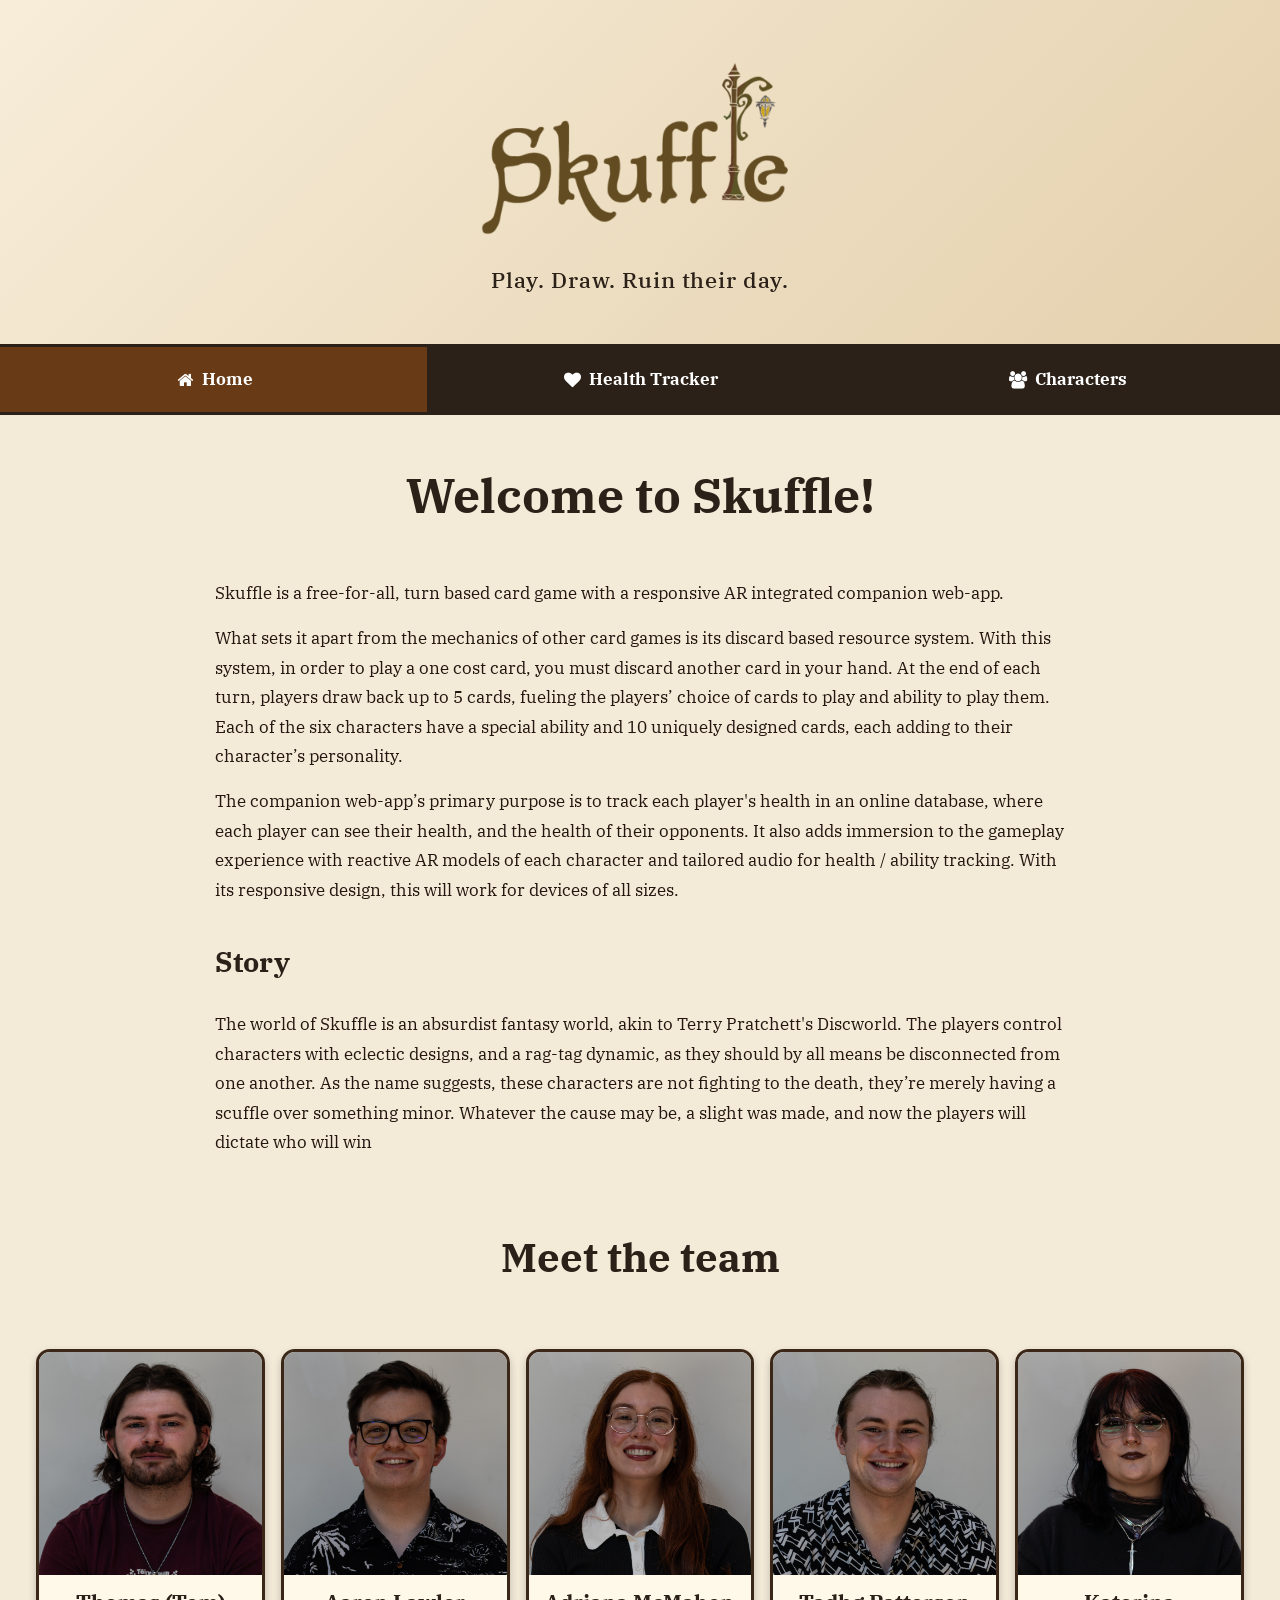
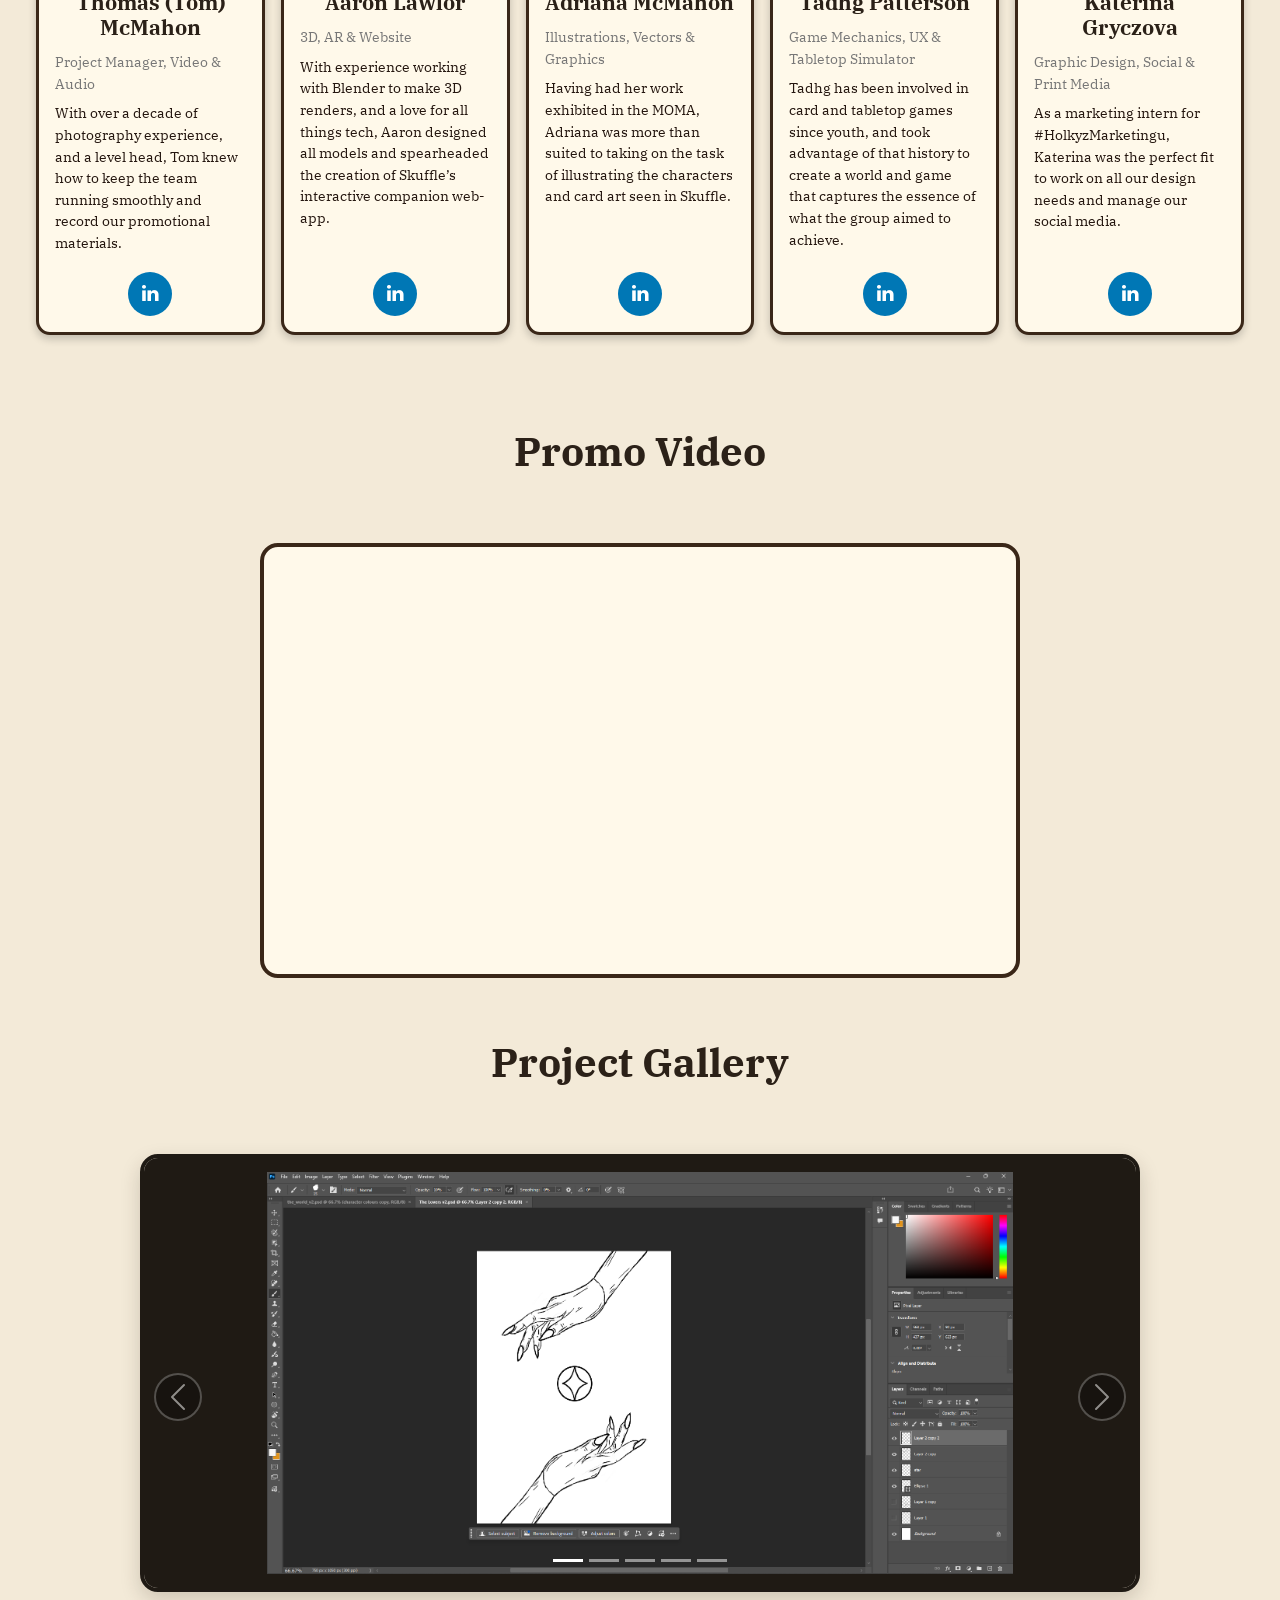
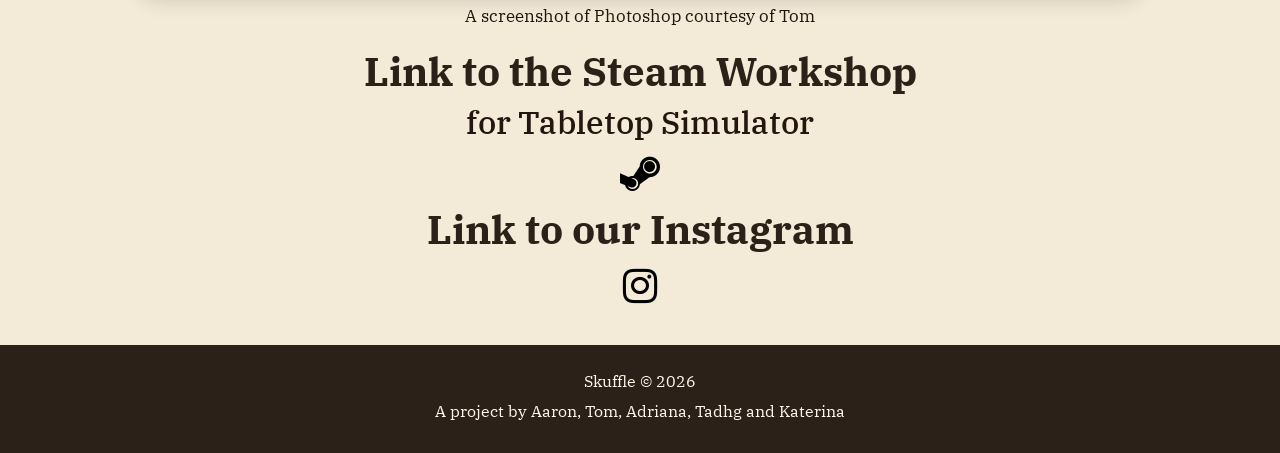
<file: index.html>
<!doctype html>
<html lang="en">
  <head>
    <!-- Basic page setup and mobile responsiveness -->
    <meta charset="UTF-8" />
    <meta name="viewport" content="width=device-width, initial-scale=1.0" />
    <meta
      name="description"
      content="Skuffle is a chaotic PvP card game with AR integration and unique discard-based mechanics." />

    <title>Skuffle</title>

    <!-- Bootstrap CSS and JavaScript for layout, responsiveness, and carousel functionality -->
    <link
      href="https://cdn.jsdelivr.net/npm/bootstrap@5.3.3/dist/css/bootstrap.min.css"
      rel="stylesheet" />
    <script src="https://cdn.jsdelivr.net/npm/bootstrap@5.3.3/dist/js/bootstrap.bundle.min.js"></script>

    <!-- Google Font used for the site -->
    <link
      href="https://fonts.googleapis.com/css2?family=IBM+Plex+Serif:ital,wght@0,100;0,200;0,300;0,400;0,500;0,600;0,700;1,100;1,200;1,300;1,400;1,500;1,600;1,700&display=swap"
      rel="stylesheet" />

    <!-- Font Awesome icons used in the navigation and LinkedIn buttons -->
    <link
      rel="stylesheet"
      href="https://cdnjs.cloudflare.com/ajax/libs/font-awesome/4.7.0/css/font-awesome.min.css" />

    <!-- Main custom stylesheet -->
    <link rel="stylesheet" href="style.css" />

    <!-- Favicon and app icons -->
    <link
      rel="apple-touch-icon"
      sizes="180x180"
      href="/favicon/apple-touch-icon.png" />
    <link
      rel="icon"
      type="image/png"
      sizes="32x32"
      href="/favicon/favicon-32x32.png" />
    <link
      rel="icon"
      type="image/png"
      sizes="16x16"
      href="/favicon/favicon-16x16.png" />
    <link rel="manifest" href="/site.webmanifest" />

    <!-- This makes every link open in a new tab -->
    <base target="_blank" />
  </head>

  <body>
    <!-- Header section containing the Skuffle logo and tagline -->
    <header class="py-5 header-bg text-black">
      <div class="container d-flex flex-column align-items-center text-center">
        <img
          src="img/LogoLowRes.png"
          alt="Skuffle logo"
          class="header-logo mb-3" />
        <p class="mb-0">Play. Draw. Ruin their day.</p>
      </div>
    </header>

    <!-- Main navigation bar linking to the key pages of the site -->
    <div class="navbar">
      <a class="active" href="index.html" target="_self"
        ><i class="fa fa-fw fa-home"></i><span class="nav-text"> Home</span></a
      >
      <a href="tracker.html" target="_self"
        ><i class="fa fa-fw fa-heart"></i
        ><span class="nav-text"> Health Tracker</span></a
      >
      <a href="characters.html" target="_self"
        ><i class="fa fa-fw fa-users"></i
        ><span class="nav-text"> Characters</span></a
      >
    </div>

    <!-- Main page content wrapper -->
    <div class="padd">
      <br />
      <h1 class="tracker-title">Welcome to Skuffle!</h1>
      <br />

      <p>
        Skuffle is a free-for-all, turn based card game with a responsive
        AR integrated companion web-app.
      </p>
      <p>
        What sets it apart from the mechanics of other card games is its discard
        based resource system. With this system, in order to play a one cost
        card, you must discard another card in your hand. At the end of each
        turn, players draw back up to 5 cards, fueling the players’ choice of
        cards to play and ability to play them. Each of the six characters have
        a special ability and 10 uniquely designed cards, each adding to their
        character’s personality.
      </p>
      <p>
        The companion web-app’s primary purpose is to track each player's health
        in an online database, where each player can see their health, and the
        health of their opponents. It also adds immersion to the gameplay
        experience with reactive AR models of each character and tailored audio
        for health / ability tracking. With its responsive design, this will
        work for devices of all sizes.
      </p>
      <br />
      <h3>Story</h3>
      <br />

      <p>
        The world of Skuffle is an absurdist fantasy world, akin to Terry
        Pratchett's Discworld. The players control characters with eclectic
        designs, and a rag-tag dynamic, as they should by all means be
        disconnected from one another. As the name suggests, these characters
        are not fighting to the death, they’re merely having a scuffle over
        something minor. Whatever the cause may be, a slight was made, and now
        the players will dictate who will win
      </p>

      <div class="spacer_box"></div>

      <!-- Meet the team section -->
      <h1 style="text-align: center">Meet the team</h1>

      <div class="spacer_box"></div>

      <div class="team-grid">
        <div class="cardteam">
          <img src="img/TomHeadshotTom.jpg" alt="Photo of Tom, taken by Tom" />
          <div class="containerteam">
            <h2>Thomas (Tom) McMahon</h2>
            <p class="titleteam">Project Manager, Video & Audio</p>
            <p class="team-description">
              With over a decade of photography experience, and a level head,
              Tom knew how to keep the team running smoothly and record our
              promotional materials.
            </p>
            <div class="button-wrapper">
              <a
                href="https://www.linkedin.com/in/thomas-mcmahon-54738535b/"
                class="buttonteam"
                target="_blank"
                rel="noopener noreferrer"
                ><i class="fa fa-linkedin"></i
              ></a>
            </div>
          </div>
        </div>

        <div class="cardteam">
          <img
            src="img/AaronHeadshotTom.jpg"
            alt="Photo of Aaron, taken by Tom" />
          <div class="containerteam">
            <h2>Aaron Lawlor</h2>
            <p class="titleteam">3D, AR & Website</p>
            <p class="team-description">
              With experience working with Blender to make 3D renders, and a
              love for all things tech, Aaron designed all models and
              spearheaded the creation of Skuffle’s interactive companion
              web-app.
            </p>
            <div class="button-wrapper">
              <a
                href="https://www.linkedin.com/in/aaronlawlor/"
                class="buttonteam"
                target="_blank"
                rel="noopener noreferrer"
                ><i class="fa fa-linkedin"></i
              ></a>
            </div>
          </div>
        </div>

        <div class="cardteam">
          <img
            src="img/AdrianaHeadshotTom.jpg"
            alt="Photo of Adriana, taken by Tom" />
          <div class="containerteam">
            <h2>Adriana McMahon</h2>
            <p class="titleteam">Illustrations, Vectors & Graphics</p>
            <p class="team-description">
              Having had her work exhibited in the MOMA, Adriana was more than
              suited to taking on the task of illustrating the characters and
              card art seen in Skuffle.
            </p>
            <div class="button-wrapper">
              <a
                href="https://www.linkedin.com/in/adriana-mcmahon-b2a321309/"
                class="buttonteam"
                target="_blank"
                rel="noopener noreferrer"
                ><i class="fa fa-linkedin"></i
              ></a>
            </div>
          </div>
        </div>

        <div class="cardteam">
          <img
            src="img/TadhgHeadshotTom.jpg"
            alt="Photo of Tadhg, taken by Tom" />
          <div class="containerteam">
            <h2>Tadhg Patterson</h2>
            <p class="titleteam">Game Mechanics, UX & Tabletop Simulator</p>
            <p class="team-description">
              Tadhg has been involved in card and tabletop games since youth,
              and took advantage of that history to create a world and game that
              captures the essence of what the group aimed to achieve.
            </p>
            <div class="button-wrapper">
              <a
                href="https://www.linkedin.com/in/tadhg-patterson/"
                class="buttonteam"
                target="_blank"
                rel="noopener noreferrer"
                ><i class="fa fa-linkedin"></i
              ></a>
            </div>
          </div>
        </div>

        <div class="cardteam">
          <img
            src="img/KaterinaHeadshotTom.jpg"
            alt="Photo of Katerina, taken by Tom" />
          <div class="containerteam">
            <h2>Katerina Gryczova</h2>
            <p class="titleteam">Graphic Design, Social & Print Media</p>
            <p class="team-description">
              As a marketing intern for #HolkyzMarketingu, Katerina was the
              perfect fit to work on all our design needs and manage our social
              media.
            </p>
            <div class="button-wrapper">
              <a
                href="https://www.linkedin.com/in/katerinagryczova/"
                class="buttonteam"
                target="_blank"
                rel="noopener noreferrer"
                ><i class="fa fa-linkedin"></i
              ></a>
            </div>
          </div>
        </div>
      </div>
      <div class="spacer_box"></div>
      <h1 style="text-align: center">Promo Video</h1>
      <div class="spacer_box"></div>
      <div class="video-wrapper">
        <iframe
          width="560"
          height="315"
          src="https://www.youtube.com/embed/u8B0Y6fZVw0?si=rB5fJbV__n7fFf4j"
          title="YouTube video player"
          frameborder="0"
          allow="
            accelerometer;
            autoplay;
            clipboard-write;
            encrypted-media;
            gyroscope;
            picture-in-picture;
            web-share;
          "
          referrerpolicy="strict-origin-when-cross-origin"
          allowfullscreen>
        </iframe>
      </div>
      <div class="spacer_box"></div>
      <h1 style="text-align: center">Project Gallery</h1>
      <div class="spacer_box"></div>

      <div id="demo" class="carousel slide" data-bs-ride="carousel">
        <div class="carousel-indicators">
          <button
            type="button"
            data-bs-target="#demo"
            data-bs-slide-to="0"
            class="active"></button>
          <button
            type="button"
            data-bs-target="#demo"
            data-bs-slide-to="1"></button>
          <button
            type="button"
            data-bs-target="#demo"
            data-bs-slide-to="2"></button>
          <button
            type="button"
            data-bs-target="#demo"
            data-bs-slide-to="3"></button>
          <button
            type="button"
            data-bs-target="#demo"
            data-bs-slide-to="4"></button>
        </div>

        <div class="carousel-inner">
          <div
            class="carousel-item active"
            data-caption="A screenshot of Photoshop courtesy of Tom">
            <img
              src="img/PhotoshopTom.png"
              alt="A screenshot of Photoshop courtesy of Tom"
              class="d-block w-100" />
          </div>
          <div
            class="carousel-item"
            data-caption="A screenshot of Krita, the digital art software used by Adriana">
            <img
              src="img/KritaScreenshot.png"
              alt="A screenshot of Krita, the digital art software used by Adriana"
              class="d-block w-100" />
          </div>
          <div
            class="carousel-item"
            data-caption="A screenshot of the Cowboy Blender model from Aaron">
            <img
              src="img/BlenderCowboy.png"
              alt="A screenshot of the Cowboy Blender model from Aaron"
              class="d-block w-100" />
          </div>
          <div
            class="carousel-item"
            data-caption="A screenshot of Adobe Illustrator with some of Katerinas work">
            <img
              src="img/KaterinaIllustrator.png"
              alt="A screenshot of Adobe Illustrator with some of Katerinas work"
              class="d-block w-100" />
          </div>
          <div
            class="carousel-item"
            data-caption="A screenshot of TableTop Simulator, the digital space for our card game created by Tadhg">
            <img
              src="img/TableTopSim.png"
              alt="A screenshot of TableTop Simulator, the digital space for our card game created by Tadhg"
              class="d-block w-100" />
          </div>
        </div>
        <button
          class="carousel-control-prev"
          type="button"
          data-bs-target="#demo"
          data-bs-slide="prev">
          <span class="carousel-control-prev-icon"></span>
        </button>
        <button
          class="carousel-control-next"
          type="button"
          data-bs-target="#demo"
          data-bs-slide="next">
          <span class="carousel-control-next-icon"></span>
        </button>
      </div>
      <p id="carousel-caption" style="text-align: center; margin-top: 10px">
        A screenshot of Photoshop courtesy of Tom
      </p>

      <h1 style="text-align: center">Link to the Steam Workshop</h1>
      <h2 style="text-align: center">for Tabletop Simulator</h2>
      <h1 style="text-align: center">
        <a
          class="steam-link"
          href="https://steamcommunity.com/sharedfiles/filedetails/?id=3722144191"
          target="_blank"
          rel="noopener noreferrer"
          ><i class="fa fa-steam" aria-hidden="true"></i
        ></a>
      </h1>

      <h1 style="text-align: center">Link to our Instagram</h1>
      <h1 style="text-align: center">
        <a
          class="steam-link"
          href="https://www.instagram.com/skufflegame/"
          target="_blank"
          rel="noopener noreferrer">
          <i class="fa fa-instagram" aria-hidden="true"></i>
        </a>
      </h1>
    </div>

    <div class="footer_block">
      <p class="text-center" id="current_year"></p>
      <p class="text-center">
        A project by Aaron, Tom, Adriana, Tadhg and Katerina
      </p>
    </div>

    <script>
      // Automatically update copyright year
      document.getElementById("current_year").textContent =
        `Skuffle © ${new Date().getFullYear()}`;

      // Gets the Bootstrap carousel and the seperate caption paragraph underneath it
      const carouselEl = document.getElementById("demo");
      const captionEl = document.getElementById("carousel-caption");

      // When carousel moves to a new slide, update caption text using the custom data-caption value from the incoming slide
      carouselEl.addEventListener("slide.bs.carousel", function (e) {
        const incoming = e.relatedTarget;
        captionEl.textContent = incoming.dataset.caption;
      });
    </script>
  </body>
</html>
</file>
<file: style.css>
/* ==============
        ROOT
================= */
/* These are some variables that I call upon often */
:root {
  --page-bg: #f3ead8;
  --panel-bg: #fff9ea;
  --ink: #24160f;
  --muted-ink: #777;
  --dark: #2b2118;
  --accent: #683a16;
  --accent-blue: rgb(4, 175, 188);
  --danger: #dc3545;
  --border-dark: #3a2718;
  --soft-shadow: 0 8px 20px rgba(43, 33, 24, 0.18);
}
/*=====================
      Base & Body
===================== */
*,
*:before,
*:after {
  box-sizing: border-box;
}
/* Main body styling */
body {
  font-family: "IBM Plex Serif", serif;
  max-width: 100%;
  color: var(--ink);
  background-color: var(--page-bg);
  margin: 0;
  padding: 0;
}
button {
  font-family: inherit;
  cursor: pointer;
}
button:disabled {
  opacity: 0.4;
  cursor: not-allowed;
}
/* This sets up the buttons being enabled and disabled */
/*=====================
        Header
===================== */
.header-bg {
  background: linear-gradient(135deg, #f7edd9, #e4d0ad);
}
/* This adds a subtle gradient that just makes the header slightly more interesting, at least that's what I think */
.header-logo {
  max-height: 200px;
  width: auto;
  max-width: 100%;
}
header p {
  font-size: clamp(
    1.1rem,
    2vw,
    1.35rem
  ); /* These are relative sizes, this just helps when it comes to responsiveness*/
  font-weight: 500;
  letter-spacing: 0.04em;
  color: var(--dark);
}
/*=====================
        Navbar 
===================== */
.navbar {
  display: flex;
  width: 100%;
  background-color: var(--dark);
  padding: 0;
  border-top: 3px solid var(--dark);
  border-bottom: 3px solid var(--dark);
  /* Subtle border just to seperate the "buttons" from the rest of the navbar */
}
.navbar a {
  flex: 1;
  color: white;
  text-decoration: none;
  font-size: 17px;
  text-align: center;
  display: flex;
  align-items: center;
  justify-content: center;
  gap: 6px;
  min-height: 65px;
  padding: 0;
  font-weight: 700;
  transition:
    background-color 0.5s ease,
    box-shadow 0.5s ease;
  /* Slight animation to make hovering over a tab feel nicer */
}
.navbar a:hover {
  background-color: #120d09;
}
.navbar a.active {
  background-color: var(--accent);
  color: #fff;
}
/* This gives the active page a different colour, making it obvious what page you're on */
@media screen and (max-width: 500px) {
  .navbar a {
    flex: 1;
    display: flex;
    width: auto;
    padding: 0;
    font-size: 20px;
  }
  .navbar a .nav-text {
    display: none;
  }
}
/* Mobile responsiveness, to change the header to just icons to improve legibility */
/* =====================
  General Page Content
===================== */
.padd {
  padding: 28px 20px;
}
/* This just gives the elements on a page some more breathing room */
.tracker-title {
  text-align: center;
  margin-bottom: 30px;
  font-size: clamp(2rem, 5vw, 3rem);
  font-weight: 800;
  color: var(--dark);
}
.padd > p {
  max-width: 850px;
  margin-left: auto;
  margin-right: auto;
  font-size: 1.05rem;
  line-height: 1.75;
}
.padd h3 {
  max-width: 850px;
  margin-left: auto;
  margin-right: auto;
  color: var(--dark);
  font-weight: 800;
}
.padd h1 {
  color: var(--dark);
  font-weight: 800;
}
.spacer_box {
  width: 100%;
  height: 60px;
}
/* Better than using a load of <br>'s, just helps with giving things some space */
/* =====================
        Team Grid
  ===================== */
.team-grid {
  display: grid;
  grid-template-columns: repeat(5, 1fr);
  gap: 16px;
  padding: 0 16px 32px;
}
@media screen and (max-width: 1100px) {
  .team-grid {
    grid-template-columns: repeat(3, 1fr);
  }
}
@media screen and (max-width: 700px) {
  .team-grid {
    grid-template-columns: repeat(2, 1fr);
  }
}
@media screen and (max-width: 480px) {
  .team-grid {
    grid-template-columns: 1fr;
  }
}
/* This just sets up the grid, and adjusts it based on how wide your device is */
.cardteam {
  display: flex;
  flex-direction: column;
  background-color: var(--panel-bg);
  border: 3px solid var(--border-dark);
  border-radius: 14px;
  overflow: hidden;
  box-shadow: 0 4px 8px rgba(0, 0, 0, 0.2);
}
.cardteam:hover {
  transform: scale(1.02);
  transition: 0.3s;
}
/* Gives some energy to looking at the team "cards" */
.cardteam img {
  width: 100%;
  aspect-ratio: 1 / 1;
  object-fit: cover;
  display: block;
}
.containerteam {
  display: flex;
  flex-direction: column;
  flex-grow: 1;
  padding: 16px;
  text-align: center; /* keep names centered */
}
.containerteam h2 {
  font-size: clamp(1.1rem, 2vw, 1.3rem);
  margin-bottom: 6px;
  line-height: 1.2;
  color: var(--dark);
  font-weight: 800;
}
.titleteam {
  color: var(--muted-ink);
  font-size: 0.78rem;
  margin-bottom: 10px;
  font-weight: 400;
}
/* main description text */
.containerteam p {
  font-size: 0.9rem;
  line-height: 1.5;
  margin: 4px 0;
  text-align: left;
}
/* Below is for the LinkedIn button link */
.button-wrapper {
  margin-top: auto;
  padding-top: 14px;
  display: flex;
  justify-content: center;
}
.buttonteam {
  display: inline-flex;
  align-items: center;
  justify-content: center;
  width: 44px;
  height: 44px;
  padding: 0;
  background-color: #0077b5;
  color: white;
  text-decoration: none;
  border-radius: 50%;
  font-size: 1.2rem;
  transition: all 0.2s ease;
}
.buttonteam:hover {
  background-color: #005582;
  color: white;
  transform: translateY(-2px);
}
.buttonteam i {
  line-height: 1;
}
/*==================
YouTube Video Wrapper
=================== */
/* This adds a nice frame and centers the YouTube Embed */
.video-wrapper {
  position: relative;
  width: 100%;
  max-width: 760px;
  margin: 0 auto;
  padding-bottom: min(427px, 56.25%);
  height: 0;
  background: var(--panel-bg);
  border: 4px solid var(--border-dark);
  border-radius: 18px;
  overflow: hidden;
}
.video-wrapper iframe {
  position: absolute;
  top: 0;
  left: 0;
  width: 100%;
  height: 100%;
}
/* =====================
    Image Carousel
===================== */
/* Adds a frame, and gives indicators and buttons for the carousel itself */
.carousel {
  background: var(--panel-bg);
  border: 4px solid #1f1a14;
  border-radius: 18px;
  box-shadow: var(--soft-shadow);
  overflow: hidden;
  max-width: 1000px;
  margin: 0 auto;
}
.carousel-item img {
  width: 100%;
  height: 430px;
  object-fit: contain;
  background-color: #1f1a14;
  padding: 14px;
}
.carousel-control-prev,
.carousel-control-next {
  width: 48px;
  height: 48px;
  top: 50%;
  background-color: rgba(0, 0, 0, 0.5);
  border-radius: 50%;
  border: 2px solid rgba(255, 255, 255, 0.5);
}
.carousel-control-prev {
  left: 10px;
}
.carousel-control-next {
  right: 10px;
}
.carousel-indicators button {
  border: 2px solid var(--border-dark);
}
/*=====================
        Footer
===================== */
.footer_block {
  background-color: var(--dark);
  padding: 24px 16px;
  display: block;
  margin-left: auto;
  margin-right: auto;
  width: 100%;
  color: #fff9ea;
}
.footer_block p {
  margin-bottom: 6px;
}
/*=====================
  Mobile Adjustments
===================== */
/* Just a few minor adjustments that don't require it's own section in each "section" */
@media screen and (max-width: 700px) {
  .padd {
    padding: 22px 14px;
  }
  .carousel-item img {
    height: 300px;
  }
  .spacer_box {
    height: 32px;
  }
}
/*=====================
Health Tracker - Setup Panel
===================== */
/* This centers the choose-player area */
.setup-panel {
  min-height: 42vh;
  max-width: 760px;
  margin: 0 auto;
  padding: 34px 22px;
  display: flex;
  flex-direction: column;
  justify-content: center;
  align-items: center;
  text-align: center;
  gap: 18px;
  background-color: var(--panel-bg);
  border: 4px solid var(--border-dark);
  border-radius: 18px;
  box-shadow: var(--soft-shadow);
}
/* Heading above the setup controls */
.setup-heading {
  margin-bottom: 6px;
  font-size: clamp(1.4rem, 3vw, 2rem);
  font-weight: 800;
  color: var(--dark);
}
/* Groups the name input, dropdown and buttons nice and neatly */
.setup-controls {
  display: flex;
  flex-direction: column;
  align-items: center;
  gap: 14px;
}
/* Input styling for player name */
.setup-controls input {
  padding: 12px 15px;
  font-size: 18px;
  border-radius: 10px;
  border: 3px solid var(--border-dark);
  width: 250px;
  max-width: 90vw;
  background-color: #fffdf6;
  color: var(--ink);
}
.button-group {
  margin-top: 10px;
  display: flex;
  justify-content: center;
  gap: 10px;
  flex-wrap: wrap;
}
/* Common styling for the other buttons */
#add-player,
#clear-all,
#ar {
  padding: 12px 24px;
  font-size: 18px;
  color: white;
  border: 3px solid var(--border-dark);
  cursor: pointer;
  border-radius: 10px;
  font-weight: 800;
  white-space: nowrap;
  margin: 0;
  width: 220px;
  transition:
    transform 0.15s ease,
    background-color 0.2s ease;
}
#add-player {
  background-color: #03be7a;
}
#add-player:hover {
  background-color: #038957;
}
#clear-all {
  background-color: var(--danger);
  font-size: 15px;
}
#clear-all:hover {
  background-color: #912121;
}
.dropdown {
  position: relative;
  display: inline-block;
}
.dropbtn {
  padding: 12px 24px;
  font-size: 18px;
  background-color: var(--accent-blue);
  color: #ffffff;
  border: 3px solid var(--border-dark);
  cursor: pointer;
  border-radius: 10px;
  font-weight: 800;
  white-space: nowrap;
  margin: 0;
  width: 250px;
  max-width: 90vw;
  transition:
    transform 0.15s ease,
    background-color 0.2s ease;
}
.dropdown:hover .dropbtn {
  background-color: #06718a;
}
.dropdown-content {
  display: none;
  position: absolute;
  background-color: var(--panel-bg);
  width: 250px;
  max-width: 90vw;
  border: 3px solid var(--border-dark);
  border-top: none;
  border-radius: 0 0 10px 10px;
  z-index: 10;
  text-align: left;
  overflow: hidden;
}
.dropdown-content a {
  color: var(--ink);
  padding: 12px 16px;
  text-decoration: none;
  display: block;
  font-weight: 700;
}
.dropdown-content a:hover {
  background-color: #ead7b7;
}
.dropdown:hover {
  display: block;
}
.dropdown-content {
  display: none;
}
.dropdown.open .dropdown-content {
  display: block;
}
#ar {
  background-color: rgb(4, 175, 188);
}
#ar:hover {
  background-color: rgb(3, 140, 158);
}
/* =======================
Health Tracker - Hero Area 
==========================*/
.game-area {
  margin-top: 30px;
}
.hero-panel {
  max-width: 1000px;
  margin: 0 auto 50px auto;
  /* Keep the hero area from shrinking/growing when firebase updates */
  /* This was a big issue for mobile */
  min-height: 420px;
}
.hero-card {
  /* Styling for the whole card */
  display: grid;
  grid-template-columns: 280px 1fr;
  gap: 30px;
  align-items: center;
  padding: 25px;
  background-color: var(--card-bg, var(--panel-bg));
  color: var(--card-text, var(--ink));
  border: 5px solid var(--card-border, var(--border-dark));
  border-left: 18px solid var(--card-border, #ccc);
  border-radius: 10px;
  min-height: 360px;
  overflow: hidden;
}
/* Styling for the image specifically */
.hero-card img {
  width: 100%;
  max-width: 280px;
  aspect-ratio: 1 / 1;
  object-fit: contain;
  height: auto;
  border-radius: 14px;
  background-color: rgba(255, 255, 255, 0.25);
  padding: 10px;
}
.hero-info h2 {
  font-size: clamp(1.8rem, 4vw, 2.5rem);
  margin-bottom: 5px;
  font-weight: 800;
  color: var(--card-text, var(--ink));
}
.hero-info p {
  margin-bottom: 15px;
}
.hero-control {
  display: flex;
  align-items: center;
  gap: 12px;
  margin-bottom: 12px;
  flex-wrap: wrap;
}
.hero-control button,
.toggle-button {
  background-color: transparent;
  color: var(--card-text, black);
  border: 3px solid var(--card-border, #333);
  border-radius: 10px;
  font-weight: 800;
  transition: background-color 0.2s ease;
}
.hero-control button:hover,
.toggle-button:hover {
  background-color: var(--card-border, #333);
  color: var(--card-bg, white);
}
.hero-value {
  min-width: 48px;
  font-size: 24px;
  font-weight: 800;
  font-weight: bold;
  text-align: center;
  padding: 4px 10px;
  border: 3px solid currentColor;
  border-radius: 10px;
  background-color: rgba(255, 255, 255, 0.25);
}
/* =======================
Health Tracker - Grid Area 
==========================*/
.other-players-section {
  max-width: 1400px;
  margin: 0 auto;
  min-height: 180px;
}
.other-players-title {
  text-align: center;
  margin-bottom: 20px;
}
.players-grid {
  display: grid;
  grid-template-columns: repeat(5, 1fr);
  gap: 20px;
}
.other-player-card {
  padding: 20px;
  background-color: var(--card-bg, var(--panel-bg));
  color: var(--card-text, var(--ink));
  border: 5px solid var(--card-border, var(--border-dark));
  border-left: 18px solid var(--card-border, var(--border-dark));
  border-radius: 16px;
  min-height: 150px;
  box-shadow: var(--soft-shadow);
  transition:
    transform 0.2s ease,
    box-shadow 0.2s ease;
}
.other-player-card:hover {
  transform: translateY(-4px);
  box-shadow: 0 12px 24px rgba(43, 33, 24, 0.25);
}
.other-player-card h3 {
  margin-bottom: 8px;
  font-weight: 800;
  color: var(--card-text, var(--ink));
}
.other-player-card p {
  margin-bottom: 6px;
}
.hero-info h2,
.other-player-card h3 {
  color: var(--card-text, black);
}
.remove-player-button {
  width: auto;
  min-width: 160px;
  height: auto;
  padding: 10px 16px;
  margin-top: 12px;
  background-color: var(--danger);
  color: white;
  border: 3px solid var(--card-border, #333);
  border-radius: 4px;
  font-size: 16px;
  font-weight: 700;
}
.remove-player-button:hover {
  background-color: #912121;
}
.toggle-button {
  padding: 5px 15px;
  min-width: 100px;
}
/*=====================
Health Tracker - Mobile
===================== */
/* This essentially just changes all the sizes of the buttons and panels etc to fit on mobile, and to stack on each other instead of stretching and squeezing */
@media screen and (max-width: 480px) {
  .players-grid {
    grid-template-columns: 1fr;
  }
  .model-panel iframe {
    height: 360px;
  }
}
@media screen and (max-width: 700px) {
  .button-group {
    flex-direction: column;
    align-items: center;
  }
  .players-grid {
    grid-template-columns: repeat(2, 1fr);
    padding-bottom: 10px;
  }
  #add-player,
  #clear-all,
  #ar,
  .dropbtn,
  .setup-controls input,
  .dropdown-content {
    width: 260px;
    max-width: 90vw;
  }
  .hero-panel {
    min-height: 620px;
  }
  .hero-card {
    grid-template-columns: 1fr;
    text-align: center;
    min-height: 560px;
  }
  .hero-card img {
    margin: 0 auto;
    max-width: 240px;
  }
  .hero-control {
    justify-content: center;
  }
  .character-layout {
    grid-template-columns: 1fr;
  }
  .model-panel iframe {
    height: 420px;
  }
  .char-stats {
    grid-template-columns: 1fr;
  }
  .char-extra-image {
    min-height: 180px;
  }
  .other-players-section {
    min-height: 180px;
  }
}
/*=====================
    Characters Page
===================== */
.character-layout {
  display: grid;
  grid-template-columns: minmax(300px, 1fr) minmax(300px, 1fr); /*The minmax defines a size range for the grid columns*/
  gap: 1.5rem;
  align-items: stretch;
  margin-top: 1.5rem;
}
.model-panel {
  height: 100%;
  display: flex;
  flex-direction: column;
  gap: 12px;
  background-color: rgba(255, 249, 234, 0.65);
  border: 4px solid var(--border-dark);
  border-radius: 18px;
  padding: 12px;
}
.model-panel iframe {
  width: 100%;
  aspect-ratio: 3 / 4;
  border: 4px solid var(--border-dark);
  border-radius: 14px;
  display: block;
  height: 600px;
  background-color: #1f1a14;
}
.char-stats {
  display: grid;
  grid-template-columns: 1fr 1fr;
  gap: 12px;
  padding: 0;
  margin: 0;
  list-style: none;
}
.char-stats li {
  min-height: 120px;
  padding: 14px;
  background-color: rgba(255, 255, 255, 0.28);
  color: var(--char-text, black);
  border: 3px solid var(--char-border, #ccc);
  border-radius: 14px;
  line-height: 1.4;
}
.char-stats li strong {
  display: block;
  margin-bottom: 6px;
  font-size: 0.95rem;
  letter-spacing: 0.04em;
}
.char-stats li strong i {
  margin-right: 6px;
}
.char-extra-image {
  width: 100%;
  min-height: 240px;
  display: flex;
  align-items: center;
  justify-content: center;
  margin-top: 4px;
  padding: 18px;
  background-color: rgba(255, 255, 255, 0.28);
  border: 3px solid var(--char-border, #ccc);
  border-radius: 14px;
}
.char-extra-image img {
  max-width: 100%;
  max-height: 280px;
  object-fit: contain;
}
.ar-note {
  padding: 14px 16px;
  background-color: var(--page-bg);
  border: 3px solid var(--accent-blue);
  border-left: 10px solid var(--accent-blue);
  border-radius: 12px;
  font-size: 0.95rem;
  line-height: 1.45;
}
.ar-note p {
  margin: 0;
}
.ar-note p + p {
  margin-top: 8px;
}
.ar-note a {
  color: rgb(3, 140, 158);
  font-weight: 800;
}
.ar-btn {
  display: inline-block;
  text-align: center;
  padding: 12px 24px;
  font-size: 18px;
  background-color: var(--accent-blue);
  color: white;
  text-decoration: none;
  border: 3px solid var(--border-dark);
  border-radius: 12px;
  font-weight: 800;
  transition: background-color 0.2s ease;
}
.ar-btn:hover {
  background-color: rgb(3, 140, 158);
}
/* The colour setup adjusts itself depending on what character you choose, hence all the variables */
.bio-panel {
  height: 100%;
  display: flex;
  flex-direction: column;
  gap: 1rem;
  background-color: var(--char-bg, var(--page-bg));
  color: var(--char-text, var(--ink));
  border: 5px solid var(--char-border, var(--border-dark));
  border-left: 22px solid var(--char-border, var(--border-dark));
  border-radius: 18px;
  padding: 24px;
  box-shadow: var(--soft-shadow);
}
.bio-panel h2 {
  font-size: clamp(1.8rem, 4vw, 2.6rem);
  font-weight: 800;
  margin-bottom: 0.2rem;
  color: var(--char-text, var(--ink));
}
#char-bio {
  font-size: 1.05rem;
  line-height: 1.65;
}
/* Gallery Nav for Characters */
.gallery-nav {
  display: flex;
  align-items: center;
  justify-content: center;
  gap: 18px;
  margin-top: 1.5rem;
  padding-top: 1.5rem;
  border-top: 3px solid var(--border-dark);
}
.gallery-nav button {
  width: 48px;
  height: 48px;
  border: 3px solid var(--border-dark);
  background: var(--dark);
  color: white;
  border-radius: 12px;
  font-size: 18px;
  cursor: pointer;
}
#dot-nav {
  display: flex;
  gap: 8px;
}
.dot {
  width: 12px;
  height: 12px;
  border-radius: 50%;
  background-color: #b8a98f;
  cursor: pointer;
  transition: background-color 0.15s;
}
.dot.active {
  background: var(--accent);
}
/* Stacks everything on mobile */
@media screen and (max-width: 700px) {
  .character-layout {
    grid-template-columns: 1fr;
  }
  .char-stats {
    grid-template-columns: 1fr;
  }
  .char-extra-image {
    min-height: 180px;
  }
}
.gallery-nav button {
  width: 44px;
  height: 44px;
  border: none;
  background: rgb(0, 0, 0);
  color: white;
  border-radius: 4px;
  font-size: 18px;
  cursor: pointer;
}
.gallery-nav button:hover {
  background: #454545;
}
.gallery-nav button:disabled {
  opacity: 0.3;
  cursor: default;
}
/* This is the steam link styling for the index page */
.steam-link {
  color: black;
  text-decoration: none;
}
.steam-link:hover,
.steam-link:focus,
.steam-link:active {
  color: black;
  text-decoration: none;
}
/* This is used by the javascript to hide/show sections */
.hidden {
  display: none;
}
/* =====================
  IBM Plex Serif Variants
===================== */
.ibm-plex-serif-light {
  font-family: "IBM Plex Serif", serif;
  font-weight: 300;
  font-style: normal;
}
.ibm-plex-serif-regular {
  font-family: "IBM Plex Serif", serif;
  font-weight: 400;
  font-style: normal;
}
.ibm-plex-serif-medium {
  font-family: "IBM Plex Serif", serif;
  font-weight: 500;
  font-style: normal;
}
.ibm-plex-serif-semibold {
  font-family: "IBM Plex Serif", serif;
  font-weight: 600;
  font-style: normal;
}
.ibm-plex-serif-bold {
  font-family: "IBM Plex Serif", serif;
  font-weight: 700;
  font-style: normal;
}
.ibm-plex-serif-thin-italic {
  font-family: "IBM Plex Serif", serif;
  font-weight: 100;
  font-style: italic;
}
.ibm-plex-serif-extralight-italic {
  font-family: "IBM Plex Serif", serif;
  font-weight: 200;
  font-style: italic;
}
.ibm-plex-serif-light-italic {
  font-family: "IBM Plex Serif", serif;
  font-weight: 300;
  font-style: italic;
}
.ibm-plex-serif-regular-italic {
  font-family: "IBM Plex Serif", serif;
  font-weight: 400;
  font-style: italic;
}
.ibm-plex-serif-medium-italic {
  font-family: "IBM Plex Serif", serif;
  font-weight: 500;
  font-style: italic;
}
.ibm-plex-serif-semibold-italic {
  font-family: "IBM Plex Serif", serif;
  font-weight: 600;
  font-style: italic;
}
.ibm-plex-serif-bold-italic {
  font-family: "IBM Plex Serif", serif;
  font-weight: 700;
  font-style: italic;
}
</file>
